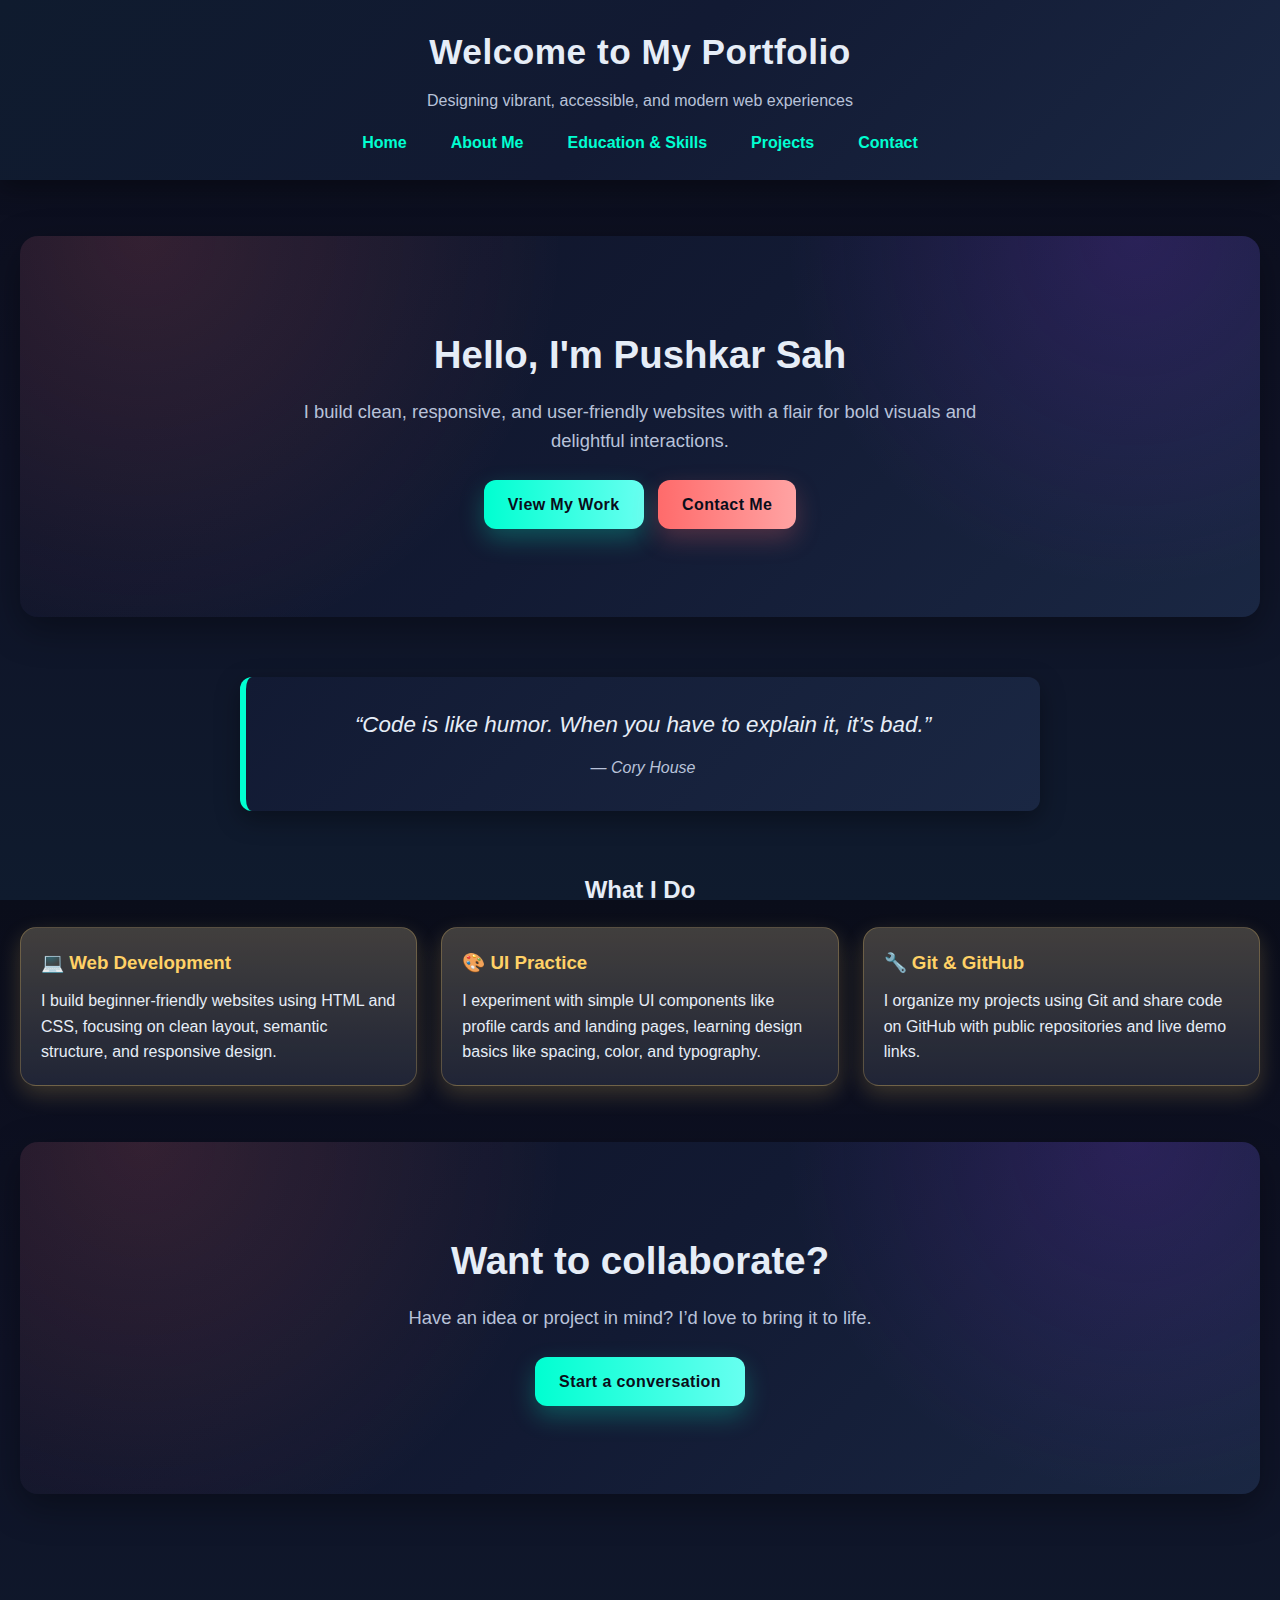
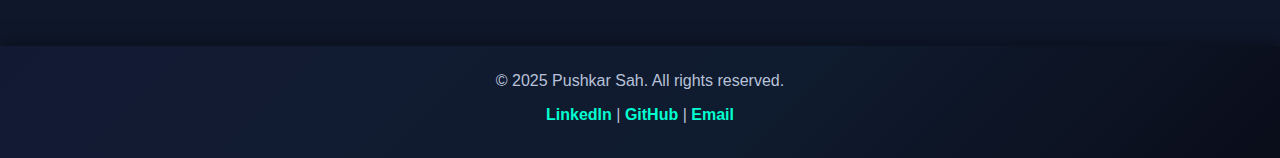
<file: index.html>
<!DOCTYPE html>
<html lang="en">
  <head>
    <meta charset="UTF-8" />
    <meta name="viewport" content="width=device-width, initial-scale=1.0" />
    <title>Pushkar | My Portfolio</title>
      <meta name="description" content="Portfolio of Pushkar, B.Tech Computer Science Engineering student. Showcasing projects in C programming, HTML, CSS, and web development.">
  <meta name="author" content="Pushkar Sah">
  <link rel="icon" type="image/png" href="assets/favicon.png">

    <link rel="stylesheet" href="style.css" />
  </head>
  <body>
    <header>
      <h1>Welcome to My Portfolio</h1>
      <p>Designing vibrant, accessible, and modern web experiences</p>
      <nav>
        <ul>
          <li><a href="index.html">Home</a></li>
          <li><a href="about.html">About Me</a></li>
          <li><a href="education.html">Education & Skills</a></li>
          <li><a href="projects.html">Projects</a></li>
          <li><a href="contact.html">Contact</a></li>
        </ul>
      </nav>
    </header>

    <main>
      <!-- Hero -->
      <section class="hero" aria-labelledby="home-title">
        <h2 id="home-title">Hello, I'm Pushkar Sah</h2>
        <p>
          I build clean, responsive, and user-friendly websites with a flair for
          bold visuals and delightful interactions.
        </p>
        <div>
          <a href="projects.html" class="btn">View My Work</a>
          <a
            href="contact.html"
            class="btn btn-secondary"
            style="margin-left: 10px"
            >Contact Me</a
          >
        </div>
      </section>
      <!-- Inspirational Quote -->
      <section class="quote">
        <blockquote>
          “Code is like humor. When you have to explain it, it’s bad.”
        </blockquote>
        <cite>— Cory House</cite>
      </section>

      <!-- Highlights -->
      <section aria-labelledby="what-i-do">
        <h2 id="what-i-do" style="text-align: center; margin-bottom: 18px">
          What I Do
        </h2>
        <div class="grid">
          <div class="highlight">
            <h3>💻 Web Development</h3>
            <p>
              I build beginner-friendly websites using HTML and CSS, focusing on clean layout, semantic structure, and responsive design.
            </p>
          </div>
          <div class="highlight">
            <h3>🎨 UI Practice</h3>
            <p>
              I experiment with simple UI components like profile cards and landing pages, learning design basics like spacing, color, and typography.
            </p>
          </div>
          <div class="highlight">
            <h3>🔧 Git & GitHub</h3>
            <p>
              I organize my projects using Git and share code on GitHub with public repositories and live demo links.
            </p>
          </div>
        </div>
      </section>

      <!-- CTA -->
      <section class="hero" aria-labelledby="collab">
        <h2 id="collab">Want to collaborate?</h2>
        <p>Have an idea or project in mind? I’d love to bring it to life.</p>
        <a href="contact.html" class="btn">Start a conversation</a>
      </section>
    </main>

    <footer>
      <p>&copy; 2025 Pushkar Sah. All rights reserved.</p>
      <p>
        <a
          href="https://www.linkedin.com/in/pushkarsah"
          target="_blank"
          rel="noopener"
          >LinkedIn</a
        >
        |
        <a href="https://github.com/pushkarsah" target="_blank" rel="noopener"
          >GitHub</a
        >
        |
        <a href="mailto:example@gmail.com">Email</a>
      </p>
    </footer>
  </body>
</html>
</file>
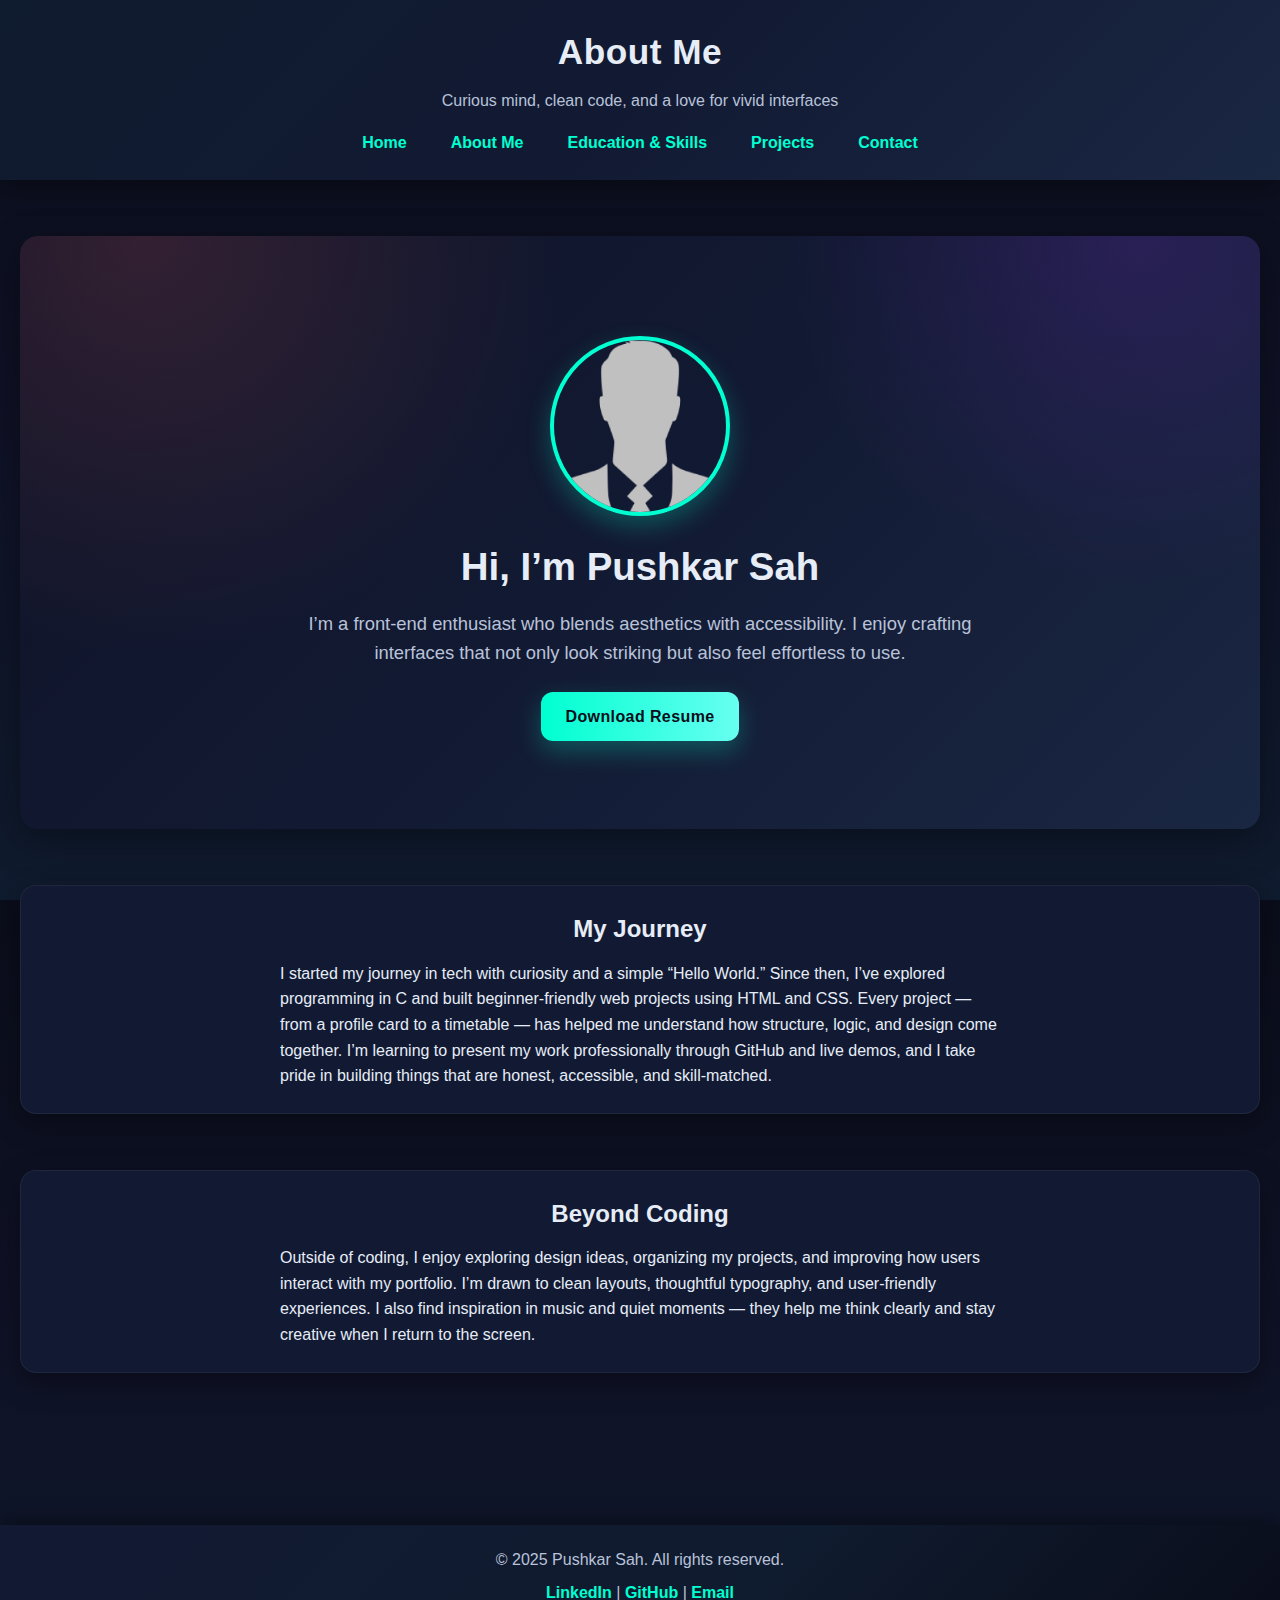
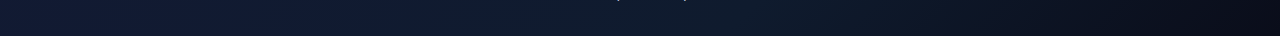
<file: about.html>
<!DOCTYPE html>
<html lang="en">
<head>
  <meta charset="UTF-8">
  <meta name="viewport" content="width=device-width, initial-scale=1.0">
  <title>About Me | My Portfolio</title>
  <link rel="icon" type="image/png" href="images/favicon.png">
  <link rel="stylesheet" href="style.css">
</head>
<body>
  <header>
    <h1>About Me</h1>
    <p>Curious mind, clean code, and a love for vivid interfaces</p>
    <nav>
      <ul>
        <li><a href="index.html">Home</a></li>
        <li><a href="about.html">About Me</a></li>
        <li><a href="education.html">Education & Skills</a></li>
        <li><a href="projects.html">Projects</a></li>
        <li><a href="contact.html">Contact</a></li>
      </ul>
    </nav>
  </header>
  <main>
    <section class="hero" aria-labelledby="about-title">
      <img src="images/profile.jpg" alt="Profile picture of Pushkar Sah" class="profile-pic" />
      <h2 id="about-title">Hi, I’m Pushkar Sah</h2>
      <p>I’m a front‑end enthusiast who blends aesthetics with accessibility. I enjoy crafting interfaces that not only look striking but also feel effortless to use.</p>
      <a href="documents/resume.pdf" target="_blank" rel="noopener" class="btn">Download Resume</a>
    </section>
<section class="card" aria-labelledby="journey">
  <h2 id="journey" style="text-align:center; margin-bottom:12px;">My Journey</h2>
  <div class="list">
    <p>
      I started my journey in tech with curiosity and a simple “Hello World.” Since then, I’ve explored programming in C and built beginner-friendly web projects using HTML and CSS. Every project — from a profile card to a timetable — has helped me understand how structure, logic, and design come together. I’m learning to present my work professionally through GitHub and live demos, and I take pride in building things that are honest, accessible, and skill-matched.
    </p>
  </div>
</section>
<section class="card" aria-labelledby="beyond">
  <h2 id="beyond" style="text-align:center; margin-bottom:12px;">Beyond Coding</h2>
  <div class="list">
    <p>
      Outside of coding, I enjoy exploring design ideas, organizing my projects, and improving how users interact with my portfolio. I’m drawn to clean layouts, thoughtful typography, and user-friendly experiences. I also find inspiration in music and quiet moments — they help me think clearly and stay creative when I return to the screen.
    </p>
  </div>
</section>
  </main>
  <footer>
    <p>&copy; 2025 Pushkar Sah. All rights reserved.</p>
    <p>
      <a href="https://www.linkedin.com/in/pushkarsah" target="_blank" rel="noopener">LinkedIn</a> |
      <a href="https://github.com/pushkarsah" target="_blank" rel="noopener">GitHub</a> |
      <a href="mailto:example@gmail.com">Email</a>
    </p>
  </footer>
</body>
</html>
</file>
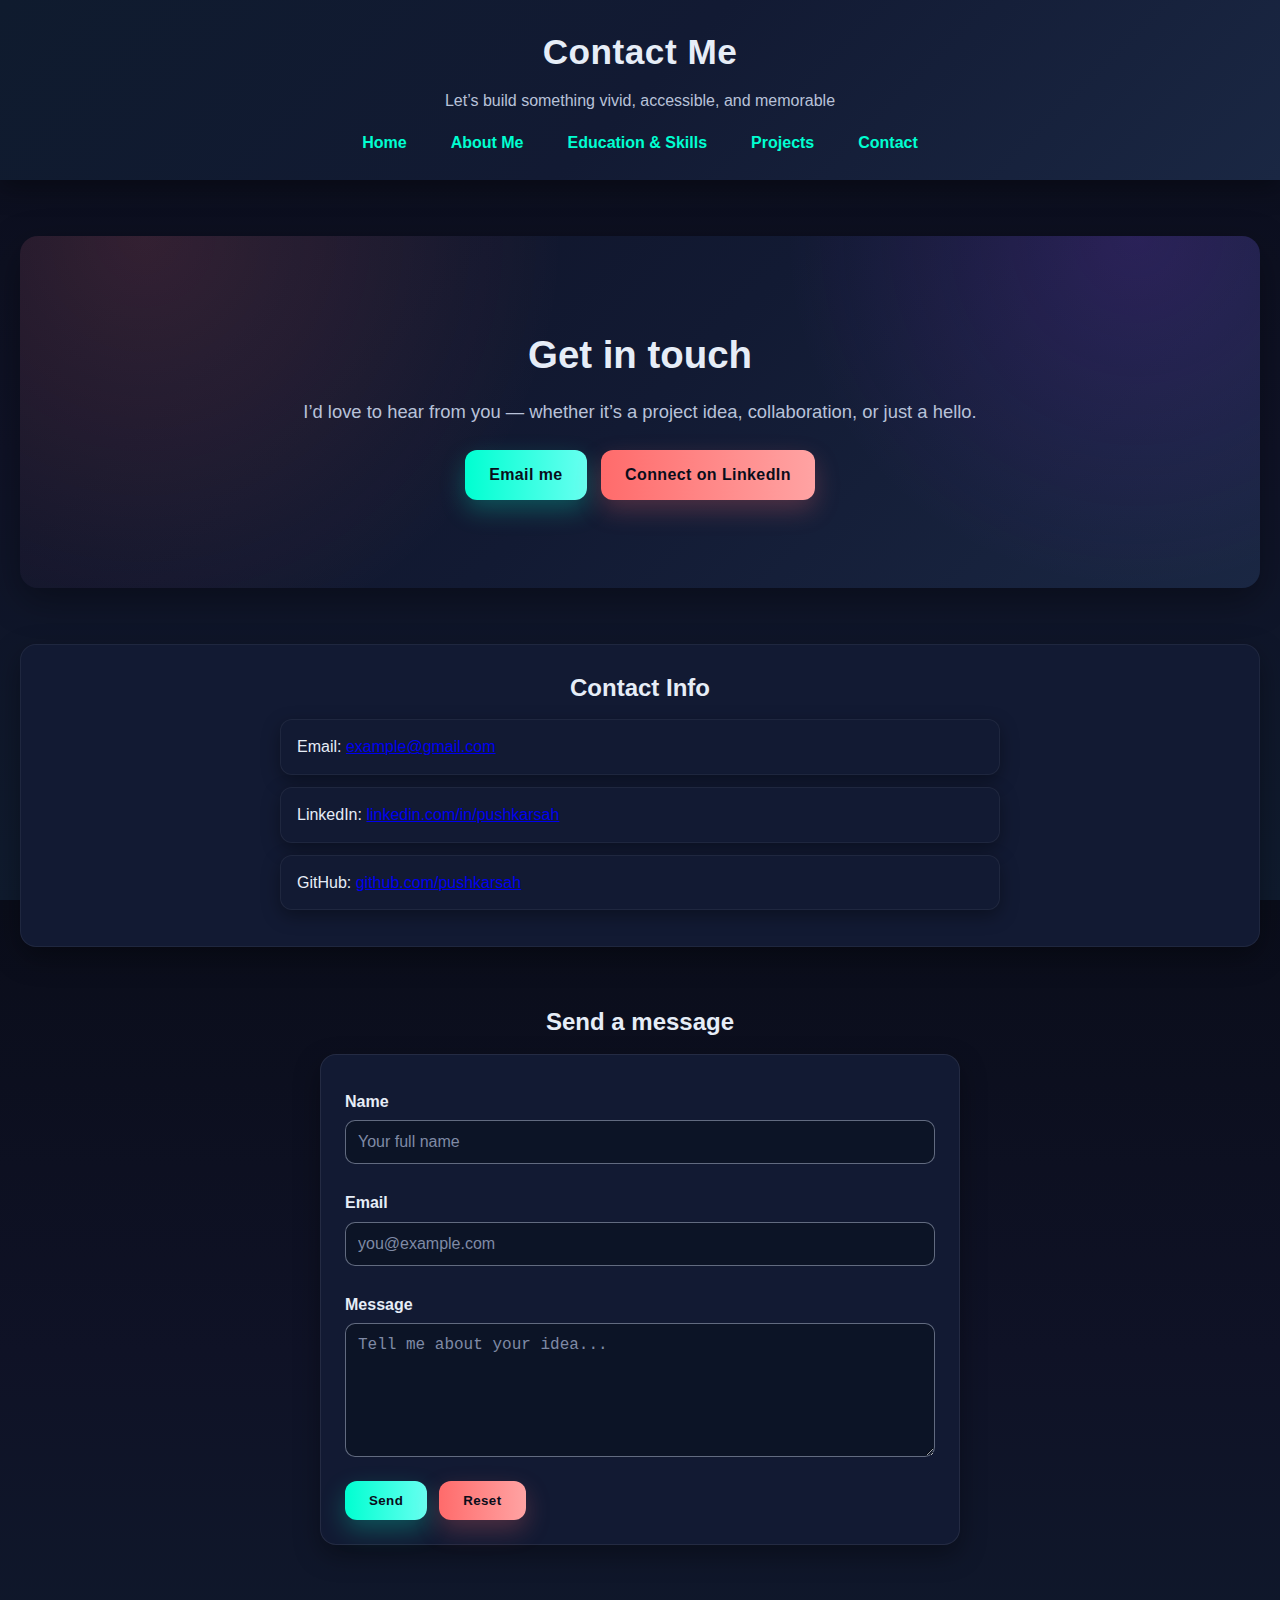
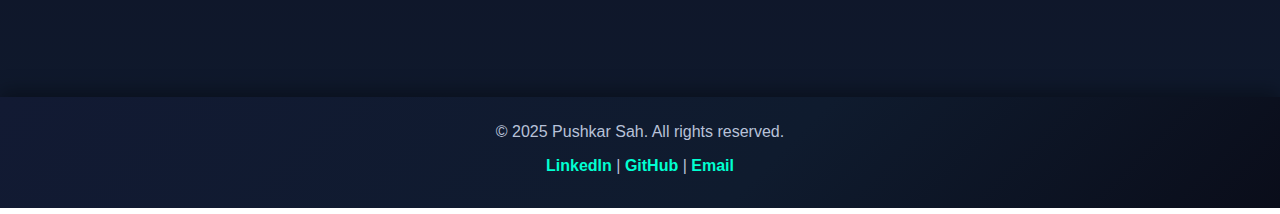
<file: contact.html>
<!DOCTYPE html>
<html lang="en">
<head>
  <meta charset="UTF-8">
  <meta name="viewport" content="width=device-width, initial-scale=1.0">
  <title>Contact | My Portfolio</title>
  <link rel="icon" type="image/png" href="images/favicon.png">
  <link rel="stylesheet" href="style.css">
</head>
<body>
  <header>
    <h1>Contact Me</h1>
    <p>Let’s build something vivid, accessible, and memorable</p>
    <nav>
      <ul>
        <li><a href="index.html">Home</a></li>
        <li><a href="about.html">About Me</a></li>
        <li><a href="education.html">Education & Skills</a></li>
        <li><a href="projects.html">Projects</a></li>
        <li><a href="contact.html">Contact</a></li>
      </ul>
    </nav>
  </header>

  <main>
    <section class="hero" aria-labelledby="contact-title">
      <h2 id="contact-title">Get in touch</h2>
      <p>I’d love to hear from you — whether it’s a project idea, collaboration, or just a hello.</p>
      <div>
        <a href="mailto:example@gmail.com" class="btn">Email me</a>
        <a href="https://www.linkedin.com/in/pushkarsah" target="_blank" rel="noopener" class="btn btn-secondary" style="margin-left:10px;">Connect on LinkedIn</a>
      </div>
    </section>
    <section class="card" aria-labelledby="contact-info">
      <h2 id="contact-info" style="text-align:center; margin-bottom:12px;">Contact Info</h2>
      <ul class="list" aria-label="Contact links">
        <li>Email: <a href="mailto:example@gmail.com">example@gmail.com</a></li>
        <li>LinkedIn: <a href="https://www.linkedin.com/in/pushkarsah" target="_blank" rel="noopener">linkedin.com/in/pushkarsah</a></li>
        <li>GitHub: <a href="https://github.com/pushkarsah" target="_blank" rel="noopener">github.com/pushkarsah</a></li>
      </ul>
    </section>
    <section aria-labelledby="form">
      <h2 id="form" style="text-align:center; margin-bottom:12px;">Send a message</h2>
      <form>
        <label for="name">Name</label>
        <input id="name" name="name" type="text" placeholder="Your full name" required>
        <label for="email">Email</label>
        <input id="email" name="email" type="email" placeholder="you@example.com" required>
        <label for="message">Message</label>
        <textarea id="message" name="message" rows="6" placeholder="Tell me about your idea..." required></textarea>
        <div class="actions">
          <button type="submit" class="btn">Send</button>
          <button type="reset" class="btn btn-secondary">Reset</button>
        </div>
      </form>
    </section>
  </main>
  <footer>
    <p>&copy; 2025 Pushkar Sah. All rights reserved.</p>
    <p>
      <a href="https://www.linkedin.com/in/pushkarsah" target="_blank" rel="noopener">LinkedIn</a> |
      <a href="https://github.com/pushkarsah" target="_blank" rel="noopener">GitHub</a> |
      <a href="mailto:example@gmail.com">Email</a>
    </p>
  </footer>
</body>
</html>
</file>
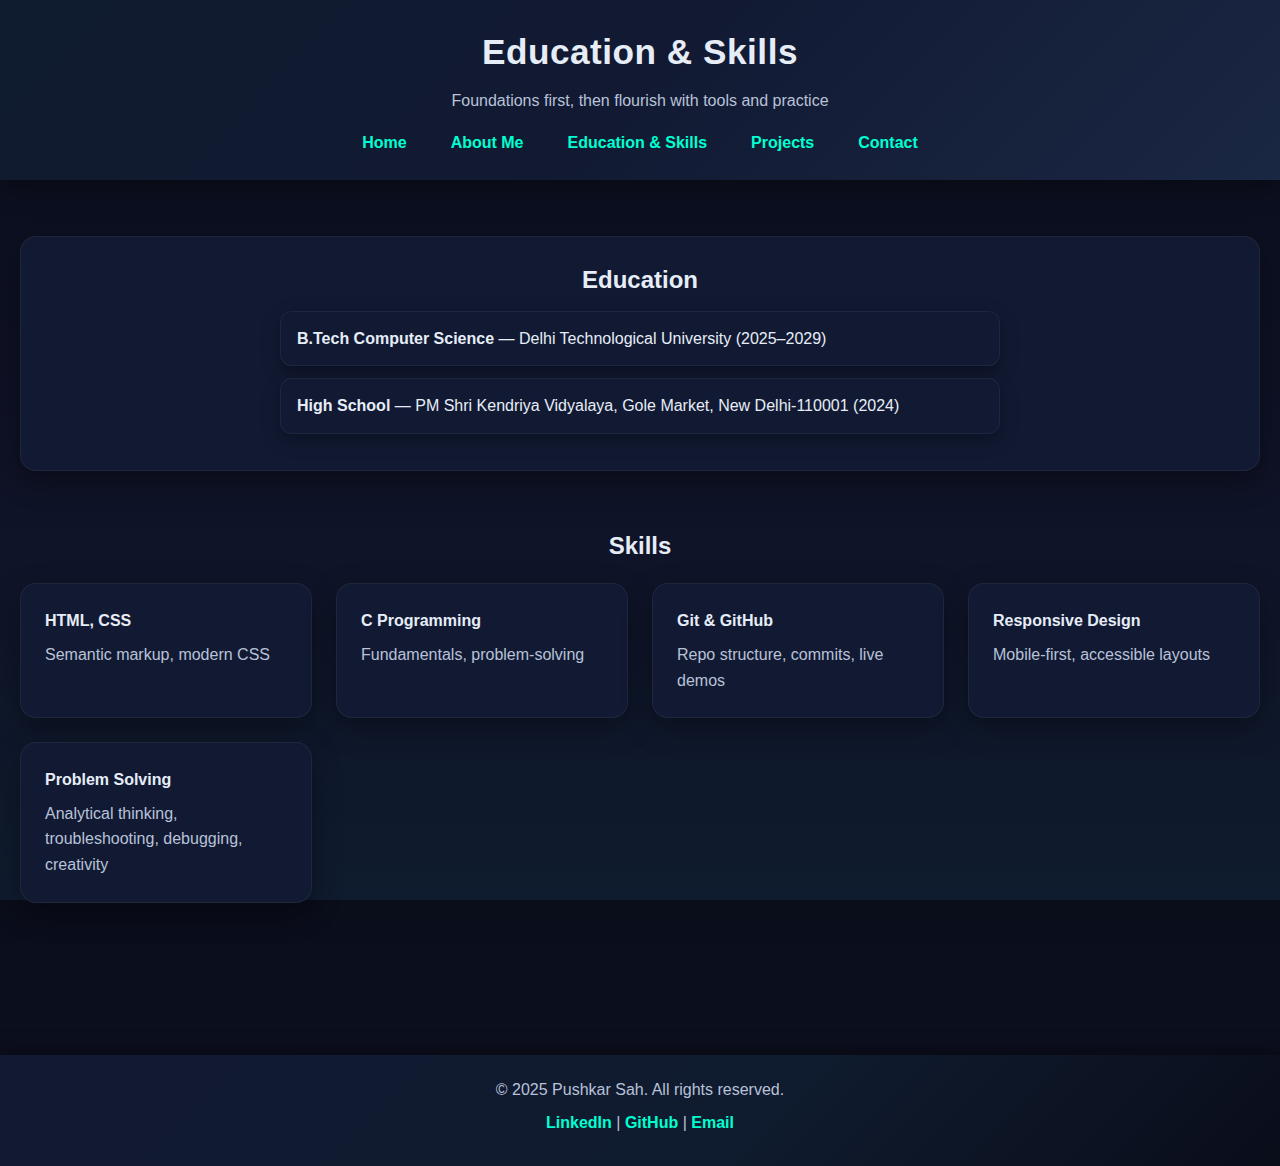
<file: education.html>
<!DOCTYPE html>
<html lang="en">

<head>
  <meta charset="UTF-8">
  <meta name="viewport" content="width=device-width, initial-scale=1.0">
  <title>Education & Skills | My Portfolio</title>
  <meta name="description"
    content="Portfolio of Pushkar, B.Tech Computer Science Engineering student. Showcasing projects in C programming, HTML, CSS, and web development.">
  <meta name="author" content="Pushkar Sah">
  <link rel="icon" type="image/png" href="images/favicon.png">
  <link rel="stylesheet" href="style.css">
</head>
<body>
  <header>
    <h1>Education & Skills</h1>
    <p>Foundations first, then flourish with tools and practice</p>
    <nav>
      <ul>
        <li><a href="index.html">Home</a></li>
        <li><a href="about.html">About Me</a></li>
        <li><a href="education.html">Education & Skills</a></li>
        <li><a href="projects.html">Projects</a></li>
        <li><a href="contact.html">Contact</a></li>
      </ul>
    </nav>
  </header>

  <main>
    <section class="card" aria-labelledby="edu">
      <h2 id="edu" style="text-align:center; margin-bottom:12px;">Education</h2>
      <ul class="list" aria-label="Education list">
        <li><strong>B.Tech Computer Science</strong> — Delhi Technological University (2025–2029)</li>
        <li><strong>High School</strong> — PM Shri Kendriya Vidyalaya, Gole Market, New Delhi-110001 (2024)</li>
      </ul>
    </section>
    <section aria-labelledby="skills">
      <h2 id="skills" style="text-align:center; margin-bottom:18px;">Skills</h2>
      <div class="grid">
        <div class="card"><strong>HTML, CSS</strong>
          <p style="margin-top:8px;color:var(--muted);">Semantic markup, modern CSS</p>
        </div>
        <div class="card"><strong>C Programming</strong>
          <p style="margin-top:8px;color:var(--muted);">Fundamentals, problem-solving</p>
        </div>
        <div class="card"><strong>Git & GitHub</strong>
          <p style="margin-top:8px;color:var(--muted);">Repo structure, commits, live demos</p>
        </div>
        <div class="card"><strong>Responsive Design</strong>
          <p style="margin-top:8px;color:var(--muted);">Mobile-first, accessible layouts</p>
        </div>
        <div class="card"><strong>Problem Solving</strong>
          <p style="margin-top:8px;color:var(--muted);">Analytical thinking, troubleshooting, debugging, creativity</p>
        </div>
      </div>
    </section>
  </main>
  <footer>
    <p>&copy; 2025 Pushkar Sah. All rights reserved.</p>
    <p>
      <a href="https://www.linkedin.com/in/pushkarsah" target="_blank" rel="noopener">LinkedIn</a> |
      <a href="https://github.com/pushkarsah" target="_blank" rel="noopener">GitHub</a> |
      <a href="mailto:example@gmail.com">Email</a>
    </p>
  </footer>
</body>
</html>
</file>
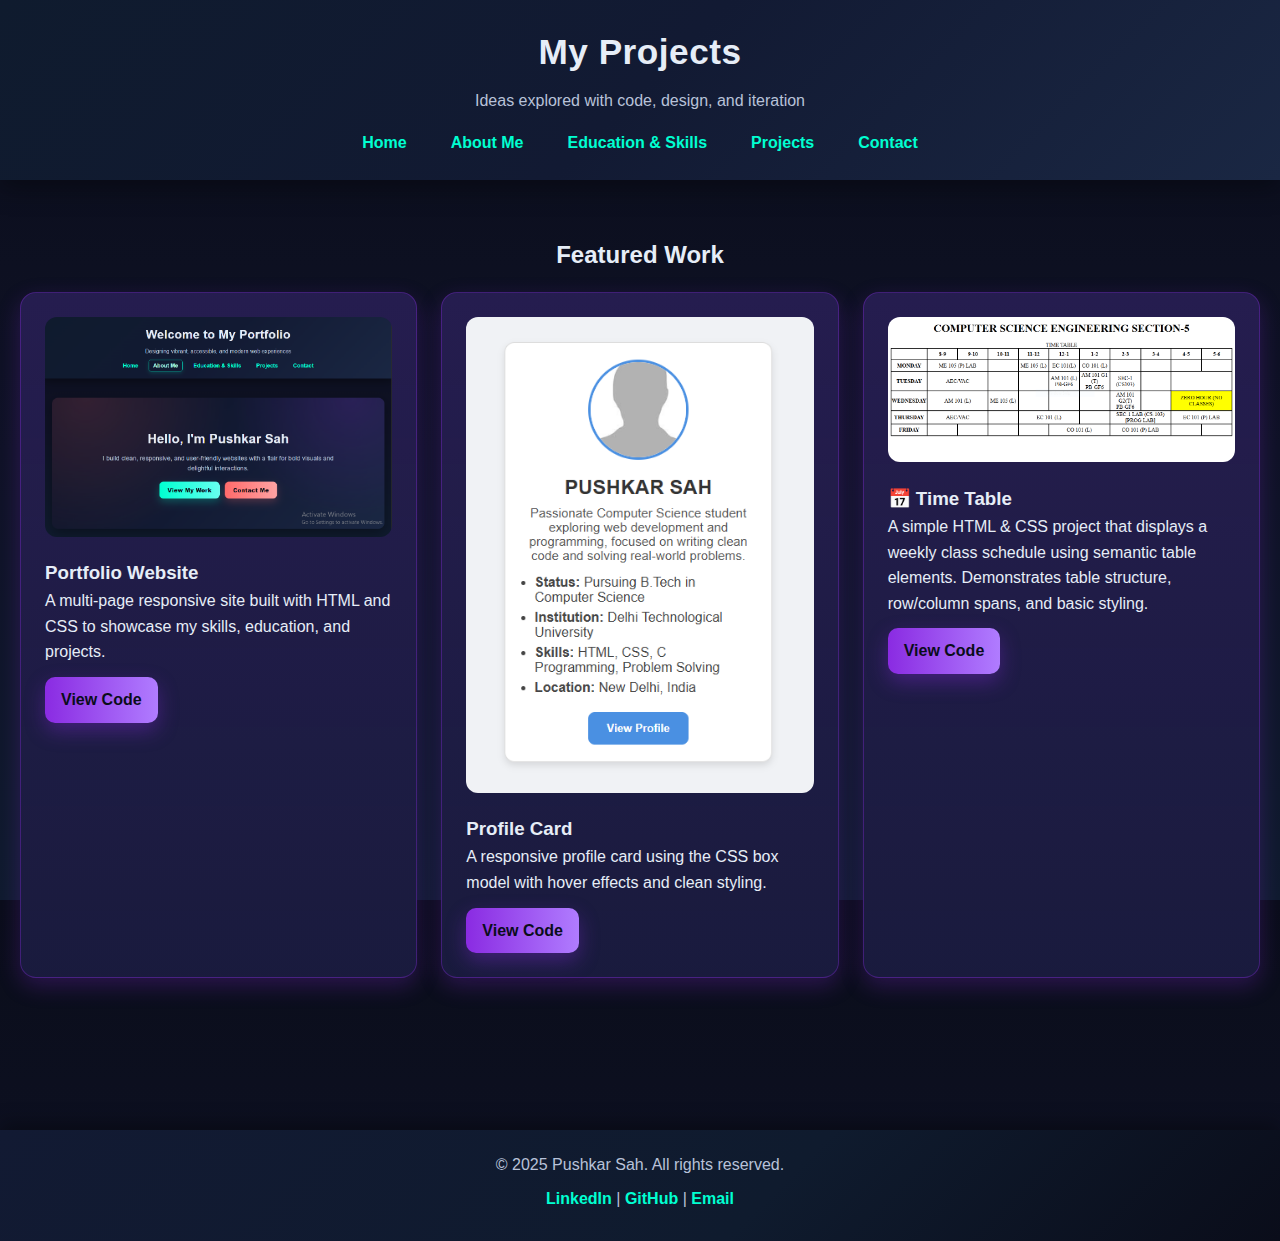
<file: projects.html>
<!DOCTYPE html>
<html lang="en">
<head>
  <meta charset="UTF-8">
  <meta name="viewport" content="width=device-width, initial-scale=1.0">
  <title>Projects | My Portfolio</title>
  <link rel="stylesheet" href="style.css">
</head>
<body>
  <header>
    <h1>My Projects</h1>
    <p>Ideas explored with code, design, and iteration</p>
    <nav>
      <ul>
        <li><a href="index.html">Home</a></li>
        <li><a href="about.html">About Me</a></li>
        <li><a href="education.html">Education & Skills</a></li>
        <li><a href="projects.html">Projects</a></li>
        <li><a href="contact.html">Contact</a></li>
      </ul>
    </nav>
  </header>

  <main>
    <section aria-labelledby="proj-list">
      <h2 id="proj-list" style="text-align:center; margin-bottom:18px;">Featured Work</h2>

      <div class="grid">
        <article class="project-card">
          <img src="images/portfolio.PNG" alt="Screenshot of Portfolio Website project">
          <h3>Portfolio Website</h3>
          <p>A multi‑page responsive site built with HTML and CSS to showcase my skills, education, and projects.</p>
          <a href="https://pushkarsah.github.io/Pushkar-Sah-Portfolio/" target="_blank" rel="noopener">View Code</a>
        </article>

        <article class="project-card">
          <img src="images/profile card.PNG" alt="Screenshot of Profile Card">
          <h3>Profile Card</h3>
          <p>A responsive profile card using the CSS box model with hover effects and clean styling.</p>
          <a href="https://github.com/pushkarsah/Profile-Card" target="_blank" rel="noopener">View Code</a>
        </article>

        <article class="project-card">
          <img src="images/time table.PNG" alt="Screenshot of Time Table">
          <h3>📅 Time Table</h3>
          <p>A simple HTML & CSS project that displays a weekly class schedule using semantic table elements. Demonstrates table structure, row/column spans, and basic styling.</p>
          <a href="https://github.com/pushkarsah/Time-Table" target="_blank" rel="noopener">View Code</a>
        </article>
      </div>
    </section>
  </main>

  <footer>
    <p>&copy; 2025 Pushkar Sah. All rights reserved.</p>
    <p>
      <a href="https://www.linkedin.com/in/pushkarsah" target="_blank" rel="noopener">LinkedIn</a> |
      <a href="https://github.com/pushkarsah" target="_blank" rel="noopener">GitHub</a> |
      <a href="mailto:example@gmail.com">Email</a>
    </p>
  </footer>
</body>

</html>
</file>
<file: style.css>
:root {
  --bg: #0f1226;            
  --surface: #0f1b2e;       
  --card: #121a33;          
  --text: #e6edf7;         
  --muted: #b8c2d9;         
  --accent: #00ffd1;        
  --accent-2: #ff6b6b;      
  --accent-3: #8a2be2;      
  --accent-4: #ffd166;      
  --link: #00ffd1;
  --shadow: rgba(0, 0, 0, 0.35);
}

* {
  margin: 0;
  padding: 0;
  box-sizing: border-box;
}

html, body {
  height: 100%;
}

body {
  font-family: 'Poppins', Arial, sans-serif;
  line-height: 1.6;
  background: linear-gradient(180deg, #0a0d1a 0%, #0f1226 50%, #0f1b2e 100%);
  color: var(--text);
}

main {
  padding: 56px 20px;
  min-height: calc(100vh - 220px);
}

section {
  margin-bottom: 56px;
}

header {
  background: linear-gradient(135deg, #0f1b2e 0%, #121a33 50%, #1a2743 100%);
  color: var(--text);
  padding: 24px 20px;
  text-align: center;
  box-shadow: 0 8px 24px var(--shadow);
  position: relative;
  z-index: 10;
}

header h1 {
  font-size: 2.2rem;
  letter-spacing: 0.5px;
  margin-bottom: 8px;
}

header p {
  color: var(--muted);
  font-size: 1rem;
}

nav ul {
  list-style: none;
  display: flex;
  justify-content: center;
  flex-wrap: wrap;
  gap: 18px;
  margin-top: 16px;
}

nav a {
  color: var(--link);
  text-decoration: none;
  font-weight: 700;
  padding: 8px 12px;
  border-radius: 8px;
  border: 1px solid transparent;
  transition: transform 0.2s ease, box-shadow 0.2s ease, border-color 0.2s ease, color 0.2s ease;
}

nav a:hover {
  color: #ffffff;
  border-color: var(--accent);
  box-shadow: 0 6px 18px rgba(0, 255, 209, 0.25);
  transform: translateY(-2px);
}

.hero {
  text-align: center;
  padding: 88px 24px;
  border-radius: 18px;
  background:
    radial-gradient(1200px circle at 10% 0%, rgba(255, 107, 107, 0.15), transparent 35%),
    radial-gradient(1000px circle at 90% 0%, rgba(138, 43, 226, 0.18), transparent 35%),
    linear-gradient(135deg, #0f1226 0%, #121a33 50%, #1a2743 100%);
  box-shadow: 0 12px 36px var(--shadow);
}

.hero h2 {
  font-size: 2.4rem;
  margin-bottom: 12px;
}

.hero p {
  font-size: 1.15rem;
  color: var(--muted);
  max-width: 720px;
  margin: 0 auto 24px;
}

.quote {
  max-width: 800px;
  margin: 60px auto;
  padding: 30px;
  background: linear-gradient(135deg, #121a33, #1a2743);
  border-left: 6px solid var(--accent);
  border-radius: 12px;
  box-shadow: 0 8px 24px var(--shadow);
  text-align: center;
}

.quote blockquote {
  font-size: 1.4rem;
  font-style: italic;
  color: var(--text);
  margin-bottom: 12px;
}

.quote cite {
  display: block;
  font-size: 1rem;
  color: var(--muted);
}

.btn {
  display: inline-block;
  padding: 12px 24px;
  background: linear-gradient(90deg, var(--accent) 0%, #67fff0 100%);
  color: #0a0d1a;
  text-decoration: none;
  border-radius: 12px;
  font-weight: 800;
  letter-spacing: 0.4px;
  box-shadow: 0 10px 24px rgba(0, 255, 209, 0.25);
  transition: transform 0.2s ease, box-shadow 0.2s ease, filter 0.2s ease;
}

.btn:hover {
  transform: translateY(-2px);
  box-shadow: 0 14px 36px rgba(0, 255, 209, 0.35);
  filter: brightness(1.05);
}

.btn-secondary {
  background: linear-gradient(90deg, var(--accent-2) 0%, #ffa3a3 100%);
  color: #0a0d1a;
  box-shadow: 0 10px 24px rgba(255, 107, 107, 0.25);
}

.card {
  background: var(--card);
  border: 1px solid rgba(255, 255, 255, 0.06);
  border-radius: 16px;
  padding: 24px;
  box-shadow: 0 10px 28px var(--shadow);
}

.grid {
  display: grid;
  grid-template-columns: repeat(auto-fit, minmax(260px, 1fr));
  gap: 24px;
}

.highlight {
  background:
    linear-gradient(180deg, rgba(255, 209, 102, 0.2), rgba(255, 209, 102, 0.06)),
    var(--card);
  border: 1px solid rgba(255, 209, 102, 0.25);
  border-radius: 16px;
  padding: 20px;
  box-shadow: 0 8px 22px rgba(255, 209, 102, 0.2);
}

.highlight h3 {
  color: #ffd166;
  margin-bottom: 10px;
}

.project-card {
  background:
    linear-gradient(180deg, rgba(138, 43, 226, 0.16), rgba(138, 43, 226, 0.06)),
    var(--card);
  border: 1px solid rgba(138, 43, 226, 0.35);
  border-radius: 16px;
  padding: 24px;
  box-shadow: 0 8px 22px rgba(138, 43, 226, 0.25);
  transition: transform 0.2s ease, box-shadow 0.2s ease;
}

.project-card:hover {
  transform: translateY(-4px);
  box-shadow: 0 12px 30px rgba(138, 43, 226, 0.35);
}

.project-card img {
  width: 100%;
  border-radius: 12px;
  margin-bottom: 14px;
}

.project-card a {
  display: inline-block;
  margin-top: 12px;
  padding: 10px 16px;
  background: linear-gradient(90deg, var(--accent-3), #b07cff);
  color: #0a0d1a;
  text-decoration: none;
  border-radius: 10px;
  font-weight: 700;
  box-shadow: 0 8px 20px rgba(138, 43, 226, 0.35);
  transition: transform 0.2s ease, box-shadow 0.2s ease;
}

.project-card a:hover {
  transform: translateY(-2px);
  box-shadow: 0 12px 28px rgba(138, 43, 226, 0.45);
}

.profile-pic {
  width: 180px;
  height: 180px;
  border-radius: 50%;
  margin: 12px auto 20px;
  display: block;
  border: 4px solid var(--accent);
  box-shadow: 0 10px 24px rgba(0, 255, 209, 0.25);
  transition: transform 0.2s ease, border-color 0.2s ease;
}

.profile-pic:hover {
  transform: scale(1.04);
  border-color: var(--accent-3);
}

ul {
  list-style: none;
  padding-left: 0;
}

.list {
  max-width: 720px;
  margin: 0 auto;
  text-align: left;
}

.list li {
  background: var(--card);
  border: 1px solid rgba(255, 255, 255, 0.06);
  border-radius: 12px;
  padding: 14px 16px;
  margin-bottom: 12px;
  box-shadow: 0 6px 18px var(--shadow);
}

form {
  max-width: 640px;
  margin: 0 auto;
  background: var(--card);
  border: 1px solid rgba(255, 255, 255, 0.08);
  padding: 24px;
  border-radius: 16px;
  box-shadow: 0 10px 26px var(--shadow);
}

form label {
  display: block;
  margin: 10px 0 6px;
  font-weight: 700;
  color: var(--text);
}

form input, form textarea {
  width: 100%;
  padding: 12px;
  border: 1px solid rgba(184, 194, 217, 0.5);
  background: #0c1426;
  color: var(--text);
  border-radius: 10px;
  margin-bottom: 16px;
  font-size: 1rem;
  transition: border-color 0.2s ease, box-shadow 0.2s ease;
}

form input::placeholder, form textarea::placeholder {
  color: #7f8aa5;
}

form input:focus, form textarea:focus {
  outline: none;
  border-color: var(--accent);
  box-shadow: 0 0 0 4px rgba(0, 255, 209, 0.15);
}

form button {
  padding: 12px 20px;
  border: none;
  border-radius: 10px;
  cursor: pointer;
  font-weight: 800;
  letter-spacing: 0.3px;
}

form .actions {
  display: flex;
  gap: 12px;
}

footer {
  background: linear-gradient(135deg, #121a33 0%, #0f1b2e 60%, #0a0d1a 100%);
  color: var(--muted);
  text-align: center;
  padding: 22px 20px;
  margin-top: 40px;
  box-shadow: 0 -6px 18px var(--shadow);
}

footer p {
  margin-bottom: 8px;
}

footer a {
  color: var(--link);
  text-decoration: none;
  font-weight: 700;
  transition: color 0.2s ease, text-shadow 0.2s ease;
}

footer a:hover {
  color: #ffffff;
  text-shadow: 0 0 10px rgba(0, 255, 209, 0.5);
}

@media (max-width: 768px) {
  nav ul {
    gap: 12px;
  }
  .hero {
    padding: 64px 18px;
  }
  .grid {
    gap: 18px;
  }
  main {
    padding: 40px 16px;
  }

}
</file>
